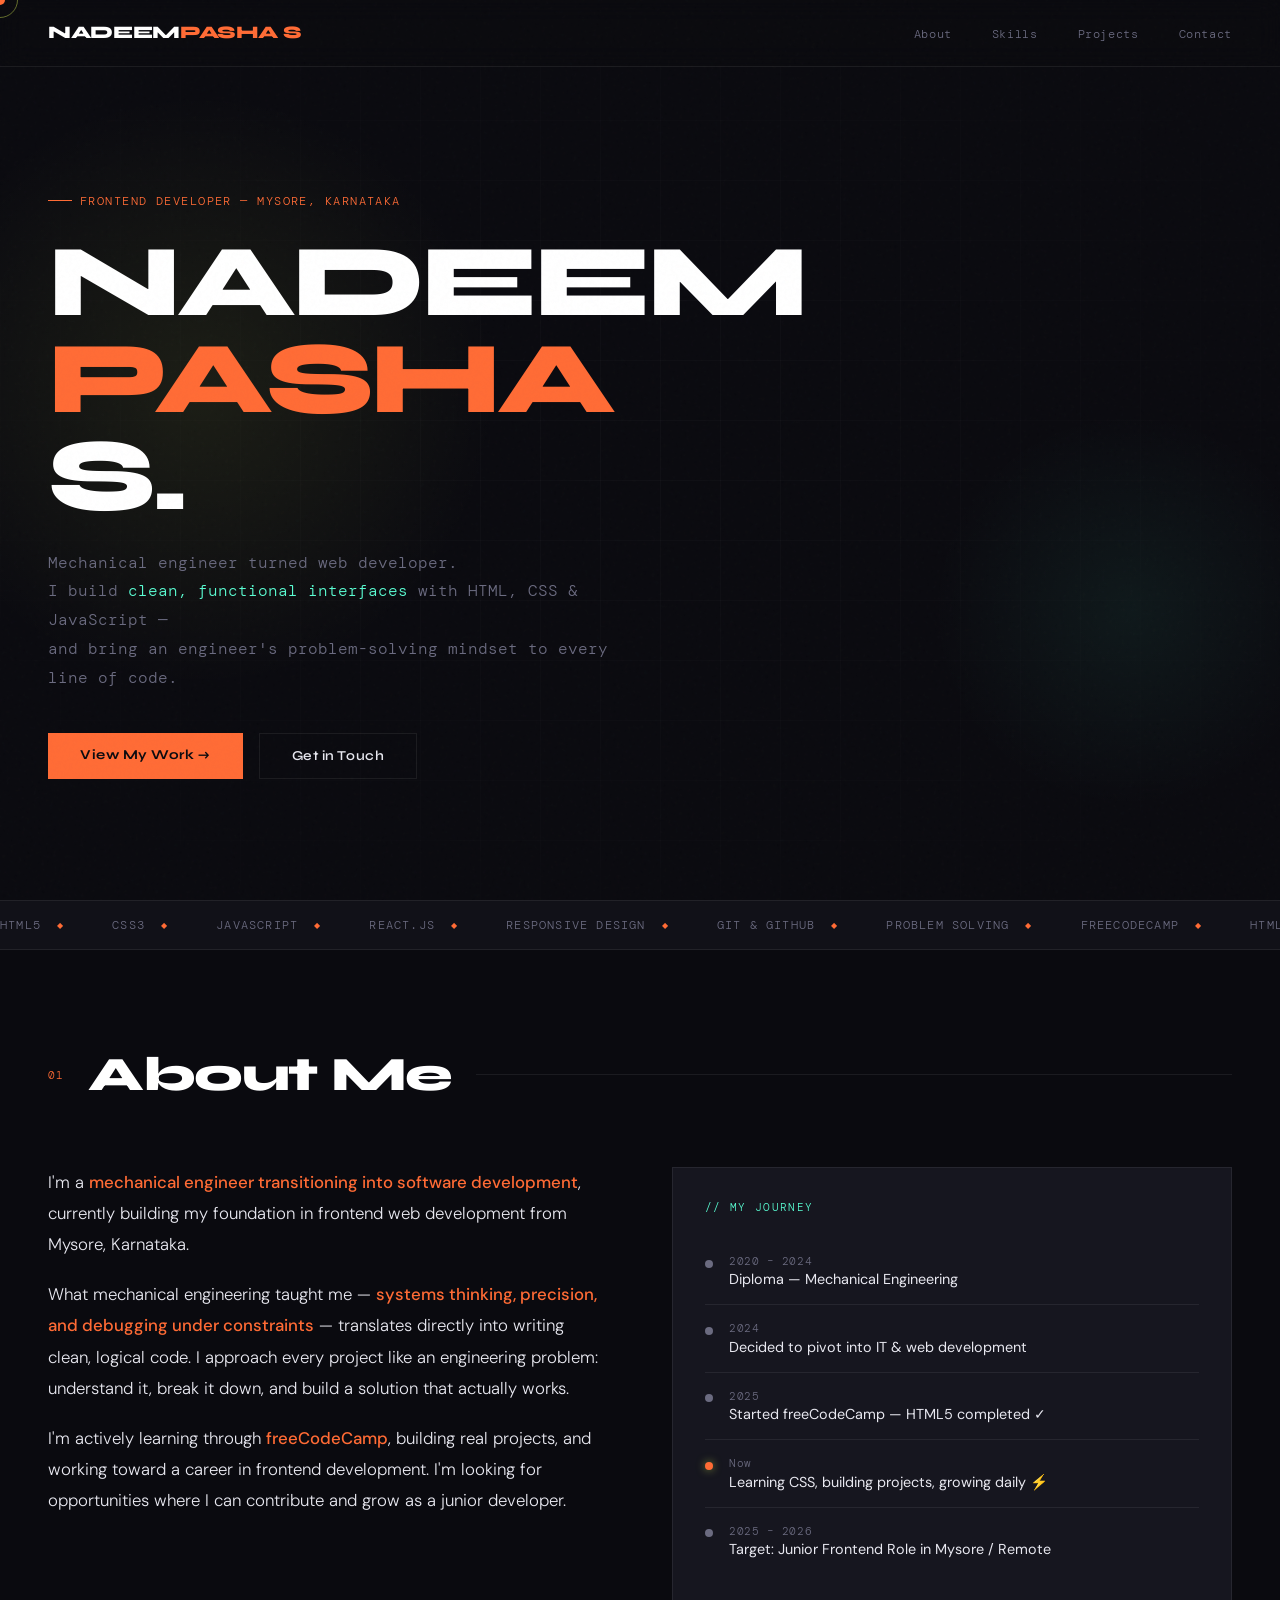
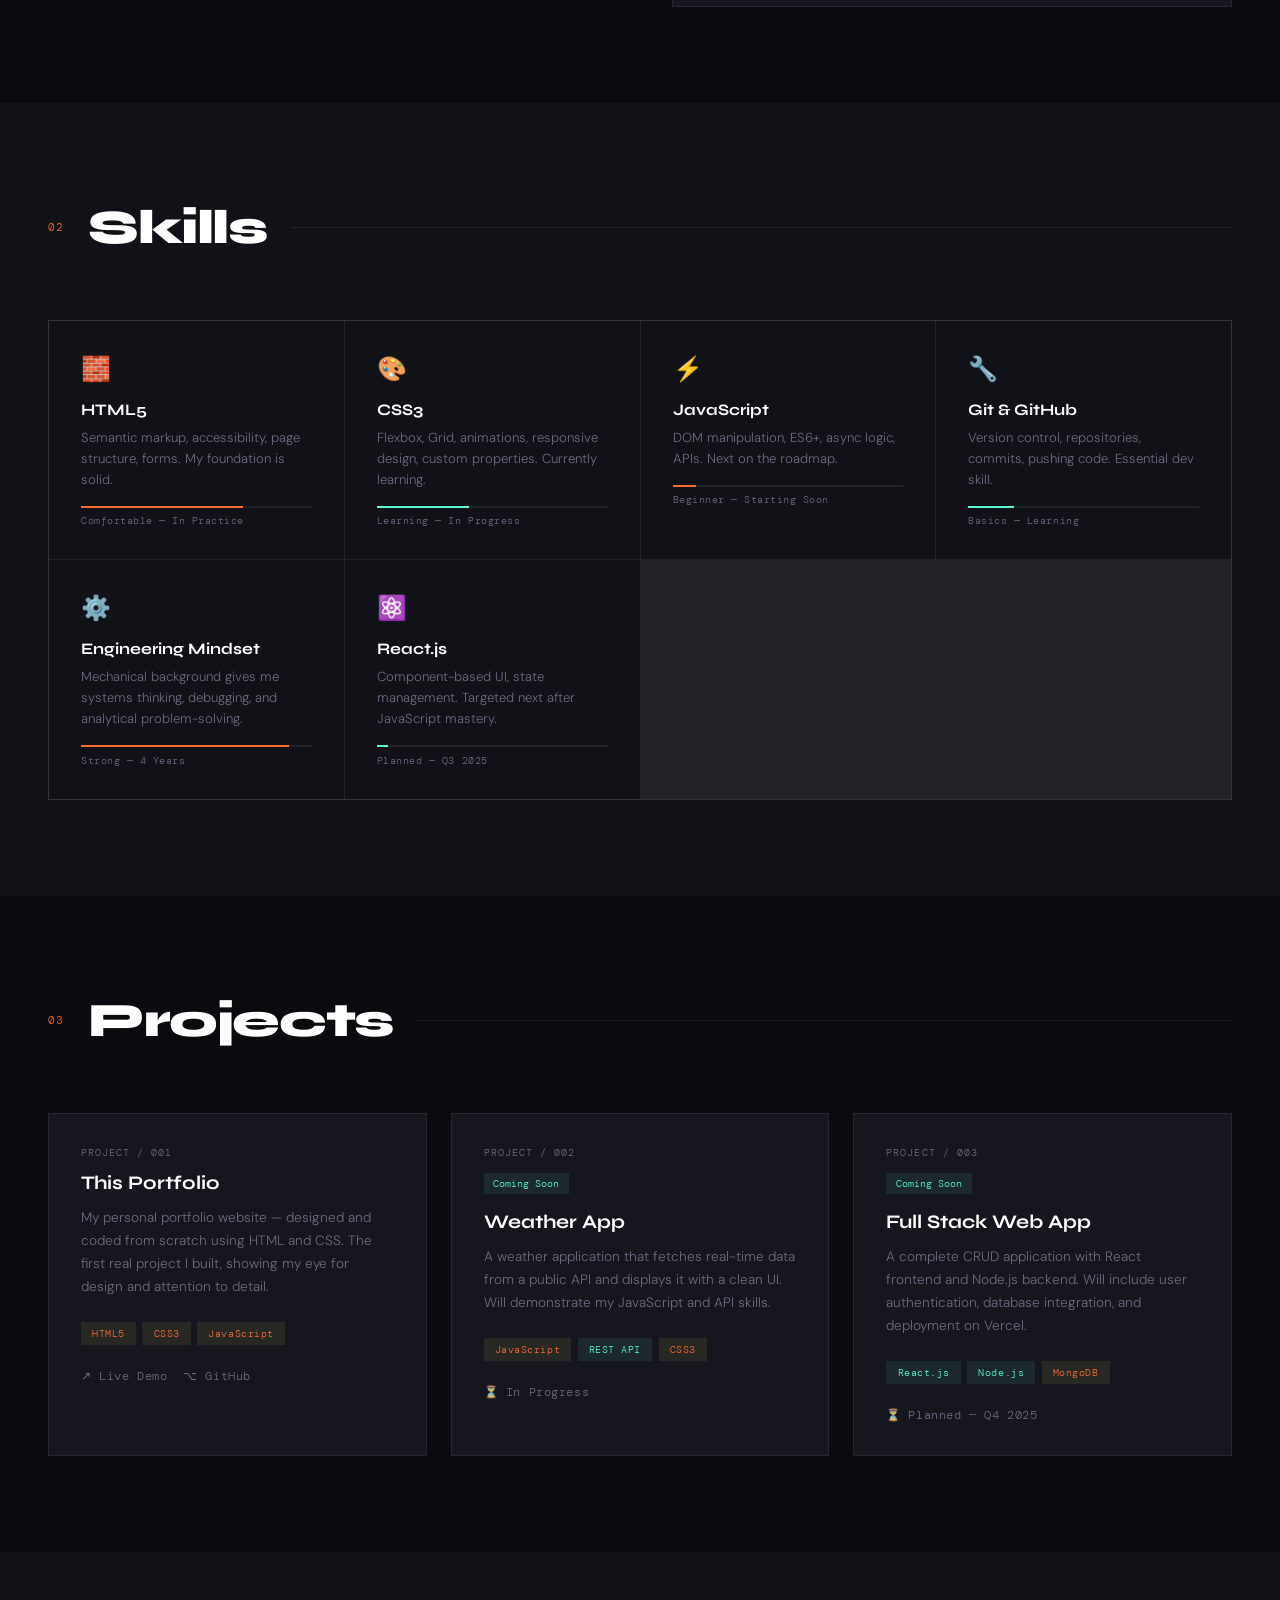
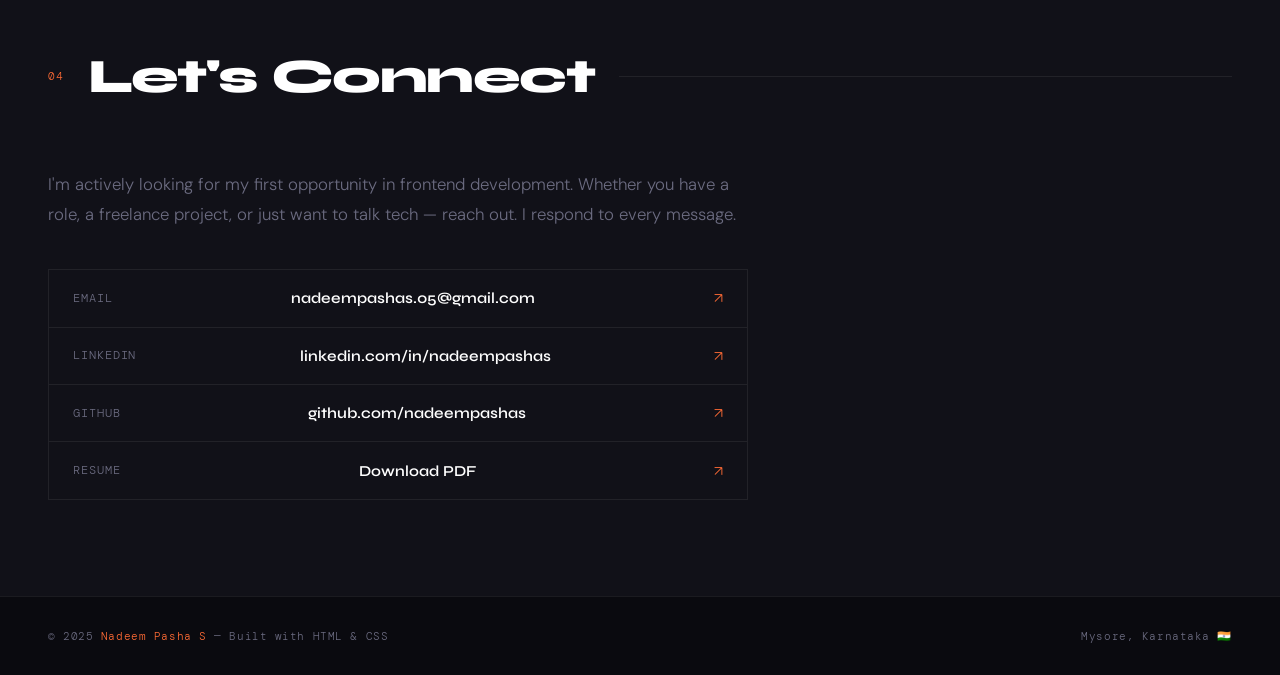
<file: portfolio.html>
<!DOCTYPE html>
<html lang="en">
<head>
  <meta charset="UTF-8" />
  <meta name="viewport" content="width=device-width, initial-scale=1.0"/>
  <title>Nadeem Pasha S — Frontend Developer</title>
  <link href="https://fonts.googleapis.com/css2?family=Syne:wght@400;600;700;800&family=DM+Mono:wght@300;400;500&family=DM+Sans:wght@300;400;500&display=swap" rel="stylesheet"/>
  <style>
    *, *::before, *::after { box-sizing: border-box; margin: 0; padding: 0; }

    :root {
      --bg: #0a0a0f;
      --bg2: #111118;
      --surface: #16161f;
      --border: rgba(255,255,255,0.07);
      --accent: #ff6b35;
      --accent2: #5affd4;
      --text: #e8e8f0;
      --muted: #6b6b80;
      --white: #ffffff;
    }

    html { scroll-behavior: smooth; }

    body {
      background: var(--bg);
      color: var(--text);
      font-family: 'DM Sans', sans-serif;
      font-weight: 300;
      overflow-x: hidden;
      cursor: none;
    }

    /* Custom cursor */
    .cursor {
      width: 10px; height: 10px;
      background: var(--accent);
      border-radius: 50%;
      position: fixed; top: 0; left: 0;
      pointer-events: none;
      z-index: 9999;
      transition: transform 0.15s ease;
      transform: translate(-50%, -50%);
    }
    .cursor-ring {
      width: 36px; height: 36px;
      border: 1.5px solid rgba(232,255,90,0.4);
      border-radius: 50%;
      position: fixed; top: 0; left: 0;
      pointer-events: none;
      z-index: 9998;
      transition: transform 0.35s ease, width 0.3s, height 0.3s, border-color 0.3s;
      transform: translate(-50%, -50%);
    }
    .cursor-ring.expanded {
      width: 60px; height: 60px;
      border-color: rgba(232,255,90,0.7);
    }

    /* Noise grain overlay */
    body::before {
      content: '';
      position: fixed; inset: 0;
      background-image: url("data:image/svg+xml,%3Csvg viewBox='0 0 256 256' xmlns='http://www.w3.org/2000/svg'%3E%3Cfilter id='noise'%3E%3CfeTurbulence type='fractalNoise' baseFrequency='0.9' numOctaves='4' stitchTiles='stitch'/%3E%3C/filter%3E%3Crect width='100%25' height='100%25' filter='url(%23noise)' opacity='0.04'/%3E%3C/svg%3E");
      pointer-events: none;
      z-index: 1000;
      opacity: 0.5;
    }

    /* NAV */
    nav {
      position: fixed; top: 0; left: 0; right: 0;
      padding: 1.4rem 3rem;
      display: flex; justify-content: space-between; align-items: center;
      z-index: 100;
      backdrop-filter: blur(12px);
      border-bottom: 1px solid var(--border);
      background: rgba(10,10,15,0.7);
    }
    .nav-logo {
      font-family: 'Syne', sans-serif;
      font-weight: 800;
      font-size: 1.1rem;
      letter-spacing: -0.02em;
      color: var(--white);
    }
    .nav-logo span { color: var(--accent); }
    .nav-links { display: flex; gap: 2.5rem; list-style: none; }
    .nav-links a {
      font-family: 'DM Mono', monospace;
      font-size: 0.78rem;
      color: var(--muted);
      text-decoration: none;
      letter-spacing: 0.05em;
      transition: color 0.2s;
    }
    .nav-links a:hover { color: var(--accent); }

    /* HERO */
    .hero {
      min-height: 100vh;
      display: flex; align-items: center;
      padding: 8rem 3rem 4rem;
      position: relative;
      overflow: hidden;
    }
    .hero-grid-bg {
      position: absolute; inset: 0;
      background-image:
        linear-gradient(rgba(255,255,255,0.025) 1px, transparent 1px),
        linear-gradient(90deg, rgba(255,255,255,0.025) 1px, transparent 1px);
      background-size: 60px 60px;
      mask-image: radial-gradient(ellipse 70% 80% at 50% 50%, black 0%, transparent 100%);
    }
    .hero-glow {
      position: absolute;
      width: 600px; height: 600px;
      background: radial-gradient(circle, rgba(232,255,90,0.08) 0%, transparent 70%);
      top: 10%; left: -100px;
      pointer-events: none;
      animation: glowPulse 6s ease-in-out infinite;
    }
    .hero-glow2 {
      position: absolute;
      width: 400px; height: 400px;
      background: radial-gradient(circle, rgba(90,255,212,0.06) 0%, transparent 70%);
      bottom: 10%; right: -50px;
      pointer-events: none;
      animation: glowPulse 8s ease-in-out infinite reverse;
    }
    @keyframes glowPulse {
      0%, 100% { opacity: 0.5; transform: scale(1); }
      50% { opacity: 1; transform: scale(1.1); }
    }

    .hero-content { position: relative; max-width: 900px; }

    .hero-tag {
      display: inline-flex; align-items: center; gap: 0.5rem;
      font-family: 'DM Mono', monospace;
      font-size: 0.75rem;
      color: var(--accent);
      letter-spacing: 0.12em;
      text-transform: uppercase;
      margin-bottom: 1.5rem;
      opacity: 0;
      animation: fadeUp 0.8s 0.2s forwards;
    }
    .hero-tag::before {
      content: '';
      display: inline-block;
      width: 24px; height: 1px;
      background: var(--accent);
    }

    .hero-name {
      font-family: 'Syne', sans-serif;
      font-size: clamp(3.5rem, 8vw, 7rem);
      font-weight: 800;
      line-height: 0.95;
      letter-spacing: -0.04em;
      color: var(--white);
      opacity: 0;
      animation: fadeUp 0.8s 0.4s forwards;
    }
    .hero-name .accent-word { color: var(--accent); }

    .hero-title {
      font-family: 'DM Mono', monospace;
      font-size: clamp(0.85rem, 1.5vw, 1rem);
      color: var(--muted);
      margin-top: 1.5rem;
      line-height: 1.8;
      max-width: 560px;
      opacity: 0;
      animation: fadeUp 0.8s 0.6s forwards;
    }
    .hero-title .highlight { color: var(--accent2); }

    .hero-cta {
      display: flex; gap: 1rem; margin-top: 2.5rem;
      flex-wrap: wrap;
      opacity: 0;
      animation: fadeUp 0.8s 0.8s forwards;
    }
    .btn-primary {
      padding: 0.85rem 2rem;
      background: var(--accent);
      color: #0a0a0f;
      font-family: 'Syne', sans-serif;
      font-weight: 700;
      font-size: 0.85rem;
      letter-spacing: 0.04em;
      text-decoration: none;
      border: none;
      cursor: none;
      transition: transform 0.2s, box-shadow 0.2s;
    }
    .btn-primary:hover {
      transform: translate(-3px, -3px);
      box-shadow: 6px 6px 0 rgba(232,255,90,0.3);
    }
    .btn-secondary {
      padding: 0.85rem 2rem;
      background: transparent;
      color: var(--text);
      font-family: 'Syne', sans-serif;
      font-weight: 600;
      font-size: 0.85rem;
      letter-spacing: 0.04em;
      text-decoration: none;
      border: 1px solid var(--border);
      cursor: none;
      transition: border-color 0.2s, color 0.2s, transform 0.2s;
    }
    .btn-secondary:hover {
      border-color: var(--accent);
      color: var(--accent);
      transform: translate(-3px, -3px);
    }

    /* MARQUEE */
    .marquee-wrapper {
      overflow: hidden;
      border-top: 1px solid var(--border);
      border-bottom: 1px solid var(--border);
      padding: 1rem 0;
      background: var(--bg2);
    }
    .marquee-track {
      display: flex; gap: 3rem;
      animation: marquee 20s linear infinite;
      width: max-content;
    }
    .marquee-item {
      font-family: 'DM Mono', monospace;
      font-size: 0.75rem;
      color: var(--muted);
      letter-spacing: 0.1em;
      text-transform: uppercase;
      white-space: nowrap;
      display: flex; align-items: center; gap: 1rem;
    }
    .marquee-item::after {
      content: '◆';
      color: var(--accent);
      font-size: 0.5rem;
    }
    @keyframes marquee {
      from { transform: translateX(0); }
      to { transform: translateX(-50%); }
    }

    /* SECTIONS */
    section {
      padding: 6rem 3rem;
    }
    .section-header {
      display: flex; align-items: center; gap: 1.5rem;
      margin-bottom: 4rem;
    }
    .section-num {
      font-family: 'DM Mono', monospace;
      font-size: 0.7rem;
      color: var(--accent);
      letter-spacing: 0.1em;
    }
    .section-title {
      font-family: 'Syne', sans-serif;
      font-size: clamp(2rem, 4vw, 3rem);
      font-weight: 800;
      color: var(--white);
      letter-spacing: -0.03em;
    }
    .section-line {
      flex: 1;
      height: 1px;
      background: var(--border);
    }

    /* ABOUT */
    .about-grid {
      display: grid;
      grid-template-columns: 1fr 1fr;
      gap: 4rem;
      align-items: start;
    }
    .about-text p {
      font-size: 1.05rem;
      line-height: 1.85;
      color: var(--text);
      margin-bottom: 1.2rem;
      font-weight: 300;
    }
    .about-text p strong {
      color: var(--accent);
      font-weight: 500;
    }
    .about-card {
      background: var(--surface);
      border: 1px solid var(--border);
      padding: 2rem;
    }
    .about-card-title {
      font-family: 'DM Mono', monospace;
      font-size: 0.7rem;
      color: var(--accent2);
      letter-spacing: 0.12em;
      text-transform: uppercase;
      margin-bottom: 1.5rem;
    }
    .journey-steps { display: flex; flex-direction: column; gap: 0; }
    .journey-step {
      display: flex; gap: 1rem;
      padding: 1rem 0;
      border-bottom: 1px solid var(--border);
      position: relative;
    }
    .journey-step:last-child { border-bottom: none; }
    .step-dot {
      width: 8px; height: 8px;
      border-radius: 50%;
      background: var(--muted);
      flex-shrink: 0;
      margin-top: 0.35rem;
    }
    .step-dot.active { background: var(--accent); box-shadow: 0 0 8px rgba(232,255,90,0.5); }
    .step-content {}
    .step-year {
      font-family: 'DM Mono', monospace;
      font-size: 0.7rem;
      color: var(--muted);
      letter-spacing: 0.05em;
    }
    .step-label {
      font-size: 0.9rem;
      color: var(--text);
      margin-top: 0.15rem;
      font-weight: 400;
    }

    /* SKILLS */
    .skills-bg { background: var(--bg2); }
    .skills-grid {
      display: grid;
      grid-template-columns: repeat(auto-fit, minmax(280px, 1fr));
      gap: 1px;
      background: var(--border);
      border: 1px solid var(--border);
    }
    .skill-card {
      background: var(--bg2);
      padding: 2rem;
      transition: background 0.3s;
    }
    .skill-card:hover { background: var(--surface); }
    .skill-icon {
      font-size: 1.5rem;
      margin-bottom: 1rem;
      display: block;
    }
    .skill-name {
      font-family: 'Syne', sans-serif;
      font-size: 1rem;
      font-weight: 700;
      color: var(--white);
      margin-bottom: 0.5rem;
    }
    .skill-desc {
      font-size: 0.82rem;
      color: var(--muted);
      line-height: 1.6;
      margin-bottom: 1rem;
    }
    .skill-bar-bg {
      height: 2px;
      background: var(--border);
      width: 100%;
    }
    .skill-bar {
      height: 2px;
      background: var(--accent);
      transition: width 1.5s ease;
      width: 0;
    }
    .skill-bar.accent2 { background: var(--accent2); }
    .skill-level {
      font-family: 'DM Mono', monospace;
      font-size: 0.65rem;
      color: var(--muted);
      margin-top: 0.4rem;
      letter-spacing: 0.05em;
    }

    /* PROJECTS */
    .projects-grid {
      display: grid;
      grid-template-columns: repeat(auto-fit, minmax(340px, 1fr));
      gap: 1.5rem;
    }
    .project-card {
      background: var(--surface);
      border: 1px solid var(--border);
      padding: 2rem;
      position: relative;
      overflow: hidden;
      transition: border-color 0.3s, transform 0.3s;
    }
    .project-card::before {
      content: '';
      position: absolute;
      top: 0; left: 0; right: 0;
      height: 2px;
      background: linear-gradient(90deg, var(--accent), var(--accent2));
      transform: scaleX(0);
      transition: transform 0.3s;
      transform-origin: left;
    }
    .project-card:hover {
      border-color: rgba(232,255,90,0.2);
      transform: translateY(-4px);
    }
    .project-card:hover::before { transform: scaleX(1); }
    .project-num {
      font-family: 'DM Mono', monospace;
      font-size: 0.65rem;
      color: var(--muted);
      letter-spacing: 0.1em;
      margin-bottom: 0.75rem;
    }
    .project-title {
      font-family: 'Syne', sans-serif;
      font-size: 1.2rem;
      font-weight: 700;
      color: var(--white);
      margin-bottom: 0.75rem;
    }
    .project-desc {
      font-size: 0.85rem;
      color: var(--muted);
      line-height: 1.7;
      margin-bottom: 1.5rem;
    }
    .project-tags {
      display: flex; flex-wrap: wrap; gap: 0.4rem;
      margin-bottom: 1.5rem;
    }
    .tag {
      font-family: 'DM Mono', monospace;
      font-size: 0.65rem;
      padding: 0.3rem 0.7rem;
      background: rgba(232,255,90,0.08);
      color: var(--accent);
      letter-spacing: 0.05em;
    }
    .tag.t2 {
      background: rgba(90,255,212,0.08);
      color: var(--accent2);
    }
    .project-links { display: flex; gap: 1rem; }
    .project-link {
      font-family: 'DM Mono', monospace;
      font-size: 0.72rem;
      color: var(--muted);
      text-decoration: none;
      letter-spacing: 0.05em;
      transition: color 0.2s;
      display: flex; align-items: center; gap: 0.4rem;
    }
    .project-link:hover { color: var(--accent); }
    .project-wip {
      font-family: 'DM Mono', monospace;
      font-size: 0.65rem;
      color: var(--accent2);
      background: rgba(90,255,212,0.08);
      padding: 0.25rem 0.6rem;
      display: inline-block;
      margin-bottom: 1rem;
    }

    /* CONTACT */
    .contact-bg { background: var(--bg2); }
    .contact-inner {
      max-width: 700px;
    }
    .contact-subtext {
      font-size: 1.05rem;
      color: var(--muted);
      line-height: 1.8;
      margin-bottom: 2.5rem;
    }
    .contact-links {
      display: flex; flex-direction: column; gap: 0;
      border: 1px solid var(--border);
    }
    .contact-row {
      display: flex; align-items: center; justify-content: space-between;
      padding: 1.2rem 1.5rem;
      border-bottom: 1px solid var(--border);
      text-decoration: none;
      transition: background 0.2s;
    }
    .contact-row:last-child { border-bottom: none; }
    .contact-row:hover { background: var(--surface); }
    .contact-label {
      font-family: 'DM Mono', monospace;
      font-size: 0.72rem;
      color: var(--muted);
      letter-spacing: 0.08em;
      text-transform: uppercase;
    }
    .contact-value {
      font-family: 'Syne', sans-serif;
      font-size: 0.95rem;
      font-weight: 600;
      color: var(--white);
    }
    .contact-arrow {
      color: var(--accent);
      font-size: 0.9rem;
      transition: transform 0.2s;
    }
    .contact-row:hover .contact-arrow { transform: translate(4px, -4px); }

    /* FOOTER */
    footer {
      padding: 2rem 3rem;
      border-top: 1px solid var(--border);
      display: flex; justify-content: space-between; align-items: center;
    }
    .footer-text {
      font-family: 'DM Mono', monospace;
      font-size: 0.7rem;
      color: var(--muted);
      letter-spacing: 0.05em;
    }
    .footer-accent { color: var(--accent); }

    /* ANIMATIONS */
    @keyframes fadeUp {
      from { opacity: 0; transform: translateY(24px); }
      to { opacity: 1; transform: translateY(0); }
    }
    .reveal {
      opacity: 0;
      transform: translateY(30px);
      transition: opacity 0.7s ease, transform 0.7s ease;
    }
    .reveal.visible {
      opacity: 1;
      transform: translateY(0);
    }

    /* RESPONSIVE */
    @media (max-width: 768px) {
      nav { padding: 1rem 1.5rem; }
      .nav-links { gap: 1.2rem; }
      .nav-links a { font-size: 0.7rem; }
      section { padding: 4rem 1.5rem; }
      .hero { padding: 7rem 1.5rem 3rem; }
      .about-grid { grid-template-columns: 1fr; gap: 2rem; }
      footer { flex-direction: column; gap: 0.5rem; text-align: center; }
    }
  </style>
</head>
<body>

  <!-- Custom cursor -->
  <div class="cursor" id="cursor"></div>
  <div class="cursor-ring" id="cursorRing"></div>

  <!-- NAV -->
  <nav>
    <div class="nav-logo">NADEEM<span>PASHA S</span></div>
    <ul class="nav-links">
      <li><a href="#about">About</a></li>
      <li><a href="#skills">Skills</a></li>
      <li><a href="#projects">Projects</a></li>
      <li><a href="#contact">Contact</a></li>
    </ul>
  </nav>

  <!-- HERO -->
  <section class="hero" id="home">
    <div class="hero-grid-bg"></div>
    <div class="hero-glow"></div>
    <div class="hero-glow2"></div>
    <div class="hero-content">
      <div class="hero-tag">Frontend Developer — Mysore, Karnataka</div>
      <h1 class="hero-name">
        NADEEM<br><span class="accent-word">PASHA</span><br>S.
      </h1>
      <p class="hero-title">
        Mechanical engineer turned web developer.<br>
        I build <span class="highlight">clean, functional interfaces</span> with HTML, CSS & JavaScript —<br>
        and bring an engineer's problem-solving mindset to every line of code.
      </p>
      <div class="hero-cta">
        <a href="#projects" class="btn-primary">View My Work →</a>
        <a href="#contact" class="btn-secondary">Get in Touch</a>
      </div>
    </div>
  </section>

  <!-- MARQUEE -->
  <div class="marquee-wrapper">
    <div class="marquee-track">
      <span class="marquee-item">HTML5</span>
      <span class="marquee-item">CSS3</span>
      <span class="marquee-item">JavaScript</span>
      <span class="marquee-item">React.js</span>
      <span class="marquee-item">Responsive Design</span>
      <span class="marquee-item">Git & GitHub</span>
      <span class="marquee-item">Problem Solving</span>
      <span class="marquee-item">freeCodeCamp</span>
      <span class="marquee-item">HTML5</span>
      <span class="marquee-item">CSS3</span>
      <span class="marquee-item">JavaScript</span>
      <span class="marquee-item">React.js</span>
      <span class="marquee-item">Responsive Design</span>
      <span class="marquee-item">Git & GitHub</span>
      <span class="marquee-item">Problem Solving</span>
      <span class="marquee-item">freeCodeCamp</span>
    </div>
  </div>

  <!-- ABOUT -->
  <section id="about">
    <div class="section-header reveal">
      <span class="section-num">01</span>
      <h2 class="section-title">About Me</h2>
      <div class="section-line"></div>
    </div>
    <div class="about-grid">
      <div class="about-text reveal">
        <p>
          I'm a <strong>mechanical engineer transitioning into software development</strong>, currently building my foundation in frontend web development from Mysore, Karnataka.
        </p>
        <p>
          What mechanical engineering taught me — <strong>systems thinking, precision, and debugging under constraints</strong> — translates directly into writing clean, logical code. I approach every project like an engineering problem: understand it, break it down, and build a solution that actually works.
        </p>
        <p>
          I'm actively learning through <strong>freeCodeCamp</strong>, building real projects, and working toward a career in frontend development. I'm looking for opportunities where I can contribute and grow as a junior developer.
        </p>
      </div>
      <div class="about-card reveal">
        <div class="about-card-title">// My Journey</div>
        <div class="journey-steps">
          <div class="journey-step">
            <div class="step-dot"></div>
            <div class="step-content">
              <div class="step-year">2020 – 2024</div>
              <div class="step-label">Diploma — Mechanical Engineering</div>
            </div>
          </div>
          <div class="journey-step">
            <div class="step-dot"></div>
            <div class="step-content">
              <div class="step-year">2024</div>
              <div class="step-label">Decided to pivot into IT & web development</div>
            </div>
          </div>
          <div class="journey-step">
            <div class="step-dot"></div>
            <div class="step-content">
              <div class="step-year">2025</div>
              <div class="step-label">Started freeCodeCamp — HTML5 completed ✓</div>
            </div>
          </div>
          <div class="journey-step">
            <div class="step-dot active"></div>
            <div class="step-content">
              <div class="step-year">Now</div>
              <div class="step-label">Learning CSS, building projects, growing daily ⚡</div>
            </div>
          </div>
          <div class="journey-step">
            <div class="step-dot"></div>
            <div class="step-content">
              <div class="step-year">2025 – 2026</div>
              <div class="step-label">Target: Junior Frontend Role in Mysore / Remote</div>
            </div>
          </div>
        </div>
      </div>
    </div>
  </section>

  <!-- SKILLS -->
  <section id="skills" class="skills-bg">
    <div class="section-header reveal">
      <span class="section-num">02</span>
      <h2 class="section-title">Skills</h2>
      <div class="section-line"></div>
    </div>
    <div class="skills-grid">
      <div class="skill-card reveal">
        <span class="skill-icon">🧱</span>
        <div class="skill-name">HTML5</div>
        <div class="skill-desc">Semantic markup, accessibility, page structure, forms. My foundation is solid.</div>
        <div class="skill-bar-bg"><div class="skill-bar" data-width="70"></div></div>
        <div class="skill-level">Comfortable — In Practice</div>
      </div>
      <div class="skill-card reveal">
        <span class="skill-icon">🎨</span>
        <div class="skill-name">CSS3</div>
        <div class="skill-desc">Flexbox, Grid, animations, responsive design, custom properties. Currently learning.</div>
        <div class="skill-bar-bg"><div class="skill-bar accent2" data-width="40"></div></div>
        <div class="skill-level">Learning — In Progress</div>
      </div>
      <div class="skill-card reveal">
        <span class="skill-icon">⚡</span>
        <div class="skill-name">JavaScript</div>
        <div class="skill-desc">DOM manipulation, ES6+, async logic, APIs. Next on the roadmap.</div>
        <div class="skill-bar-bg"><div class="skill-bar" data-width="10"></div></div>
        <div class="skill-level">Beginner — Starting Soon</div>
      </div>
      <div class="skill-card reveal">
        <span class="skill-icon">🔧</span>
        <div class="skill-name">Git & GitHub</div>
        <div class="skill-desc">Version control, repositories, commits, pushing code. Essential dev skill.</div>
        <div class="skill-bar-bg"><div class="skill-bar accent2" data-width="20"></div></div>
        <div class="skill-level">Basics — Learning</div>
      </div>
      <div class="skill-card reveal">
        <span class="skill-icon">⚙️</span>
        <div class="skill-name">Engineering Mindset</div>
        <div class="skill-desc">Mechanical background gives me systems thinking, debugging, and analytical problem-solving.</div>
        <div class="skill-bar-bg"><div class="skill-bar" data-width="90"></div></div>
        <div class="skill-level">Strong — 4 Years</div>
      </div>
      <div class="skill-card reveal">
        <span class="skill-icon">⚛️</span>
        <div class="skill-name">React.js</div>
        <div class="skill-desc">Component-based UI, state management. Targeted next after JavaScript mastery.</div>
        <div class="skill-bar-bg"><div class="skill-bar accent2" data-width="5"></div></div>
        <div class="skill-level">Planned — Q3 2025</div>
      </div>
    </div>
  </section>

  <!-- PROJECTS -->
  <section id="projects">
    <div class="section-header reveal">
      <span class="section-num">03</span>
      <h2 class="section-title">Projects</h2>
      <div class="section-line"></div>
    </div>
    <div class="projects-grid">

      <!-- Project 1: This Portfolio -->
      <div class="project-card reveal">
        <div class="project-num">PROJECT / 001</div>
        <div class="project-title">This Portfolio</div>
        <div class="project-desc">
          My personal portfolio website — designed and coded from scratch using HTML and CSS. The first real project I built, showing my eye for design and attention to detail.
        </div>
        <div class="project-tags">
          <span class="tag">HTML5</span>
          <span class="tag">CSS3</span>
          <span class="tag">JavaScript</span>
        </div>
        <div class="project-links">
          <a href="#" class="project-link">↗ Live Demo</a>
          <a href="#" class="project-link">⌥ GitHub</a>
        </div>
      </div>

      <!-- Project 2: WIP -->
      <div class="project-card reveal">
        <div class="project-num">PROJECT / 002</div>
        <div class="project-wip">Coming Soon</div>
        <div class="project-title">Weather App</div>
        <div class="project-desc">
          A weather application that fetches real-time data from a public API and displays it with a clean UI. Will demonstrate my JavaScript and API skills.
        </div>
        <div class="project-tags">
          <span class="tag">JavaScript</span>
          <span class="tag t2">REST API</span>
          <span class="tag">CSS3</span>
        </div>
        <div class="project-links">
          <a href="#" class="project-link">⏳ In Progress</a>
        </div>
      </div>

      <!-- Project 3: WIP -->
      <div class="project-card reveal">
        <div class="project-num">PROJECT / 003</div>
        <div class="project-wip">Coming Soon</div>
        <div class="project-title">Full Stack Web App</div>
        <div class="project-desc">
          A complete CRUD application with React frontend and Node.js backend. Will include user authentication, database integration, and deployment on Vercel.
        </div>
        <div class="project-tags">
          <span class="tag t2">React.js</span>
          <span class="tag t2">Node.js</span>
          <span class="tag">MongoDB</span>
        </div>
        <div class="project-links">
          <a href="#" class="project-link">⏳ Planned — Q4 2025</a>
        </div>
      </div>

    </div>
  </section>

  <!-- CONTACT -->
  <section id="contact" class="contact-bg">
    <div class="section-header reveal">
      <span class="section-num">04</span>
      <h2 class="section-title">Let's Connect</h2>
      <div class="section-line"></div>
    </div>
    <div class="contact-inner">
      <p class="contact-subtext reveal">
        I'm actively looking for my first opportunity in frontend development. Whether you have a role, a freelance project, or just want to talk tech — reach out. I respond to every message.
      </p>
      <div class="contact-links reveal">
        <a href="mailto:nadeempashas.05@gmail.com" class="contact-row">
          <span class="contact-label">Email</span>
          <span class="contact-value">nadeempashas.05@gmail.com</span>
          <span class="contact-arrow">↗</span>
        </a>
        <a href="https://linkedin.com/in/nadeempashas" target="_blank" class="contact-row">
          <span class="contact-label">LinkedIn</span>
          <span class="contact-value">linkedin.com/in/nadeempashas</span>
          <span class="contact-arrow">↗</span>
        </a>
        <a href="https://github.com/nadeempashas" target="_blank" class="contact-row">
          <span class="contact-label">GitHub</span>
          <span class="contact-value">github.com/nadeempashas</span>
          <span class="contact-arrow">↗</span>
        </a>
        <a href="#" class="contact-row">
          <span class="contact-label">Resume</span>
          <span class="contact-value">Download PDF</span>
          <span class="contact-arrow">↗</span>
        </a>
      </div>
    </div>
  </section>

  <!-- FOOTER -->
  <footer>
    <span class="footer-text">© 2025 <span class="footer-accent">Nadeem Pasha S</span> — Built with HTML & CSS</span>
    <span class="footer-text">Mysore, Karnataka 🇮🇳</span>
  </footer>

  <script>
    // Custom cursor
    const cursor = document.getElementById('cursor');
    const ring = document.getElementById('cursorRing');
    let mouseX = 0, mouseY = 0, ringX = 0, ringY = 0;

    document.addEventListener('mousemove', e => {
      mouseX = e.clientX; mouseY = e.clientY;
      cursor.style.transform = `translate(${mouseX}px, ${mouseY}px) translate(-50%, -50%)`;
    });

    function animateRing() {
      ringX += (mouseX - ringX) * 0.12;
      ringY += (mouseY - ringY) * 0.12;
      ring.style.transform = `translate(${ringX}px, ${ringY}px) translate(-50%, -50%)`;
      requestAnimationFrame(animateRing);
    }
    animateRing();

    document.querySelectorAll('a, button').forEach(el => {
      el.addEventListener('mouseenter', () => ring.classList.add('expanded'));
      el.addEventListener('mouseleave', () => ring.classList.remove('expanded'));
    });

    // Scroll reveal
    const revealEls = document.querySelectorAll('.reveal');
    const observer = new IntersectionObserver(entries => {
      entries.forEach((entry, i) => {
        if (entry.isIntersecting) {
          setTimeout(() => entry.target.classList.add('visible'), i * 80);
          observer.unobserve(entry.target);
        }
      });
    }, { threshold: 0.1 });
    revealEls.forEach(el => observer.observe(el));

    // Skill bar animation
    const skillBars = document.querySelectorAll('.skill-bar');
    const barObserver = new IntersectionObserver(entries => {
      entries.forEach(entry => {
        if (entry.isIntersecting) {
          const bar = entry.target;
          bar.style.width = bar.dataset.width + '%';
          barObserver.unobserve(bar);
        }
      });
    }, { threshold: 0.5 });
    skillBars.forEach(b => barObserver.observe(b));
  </script>
</body>
</html>
</file>
